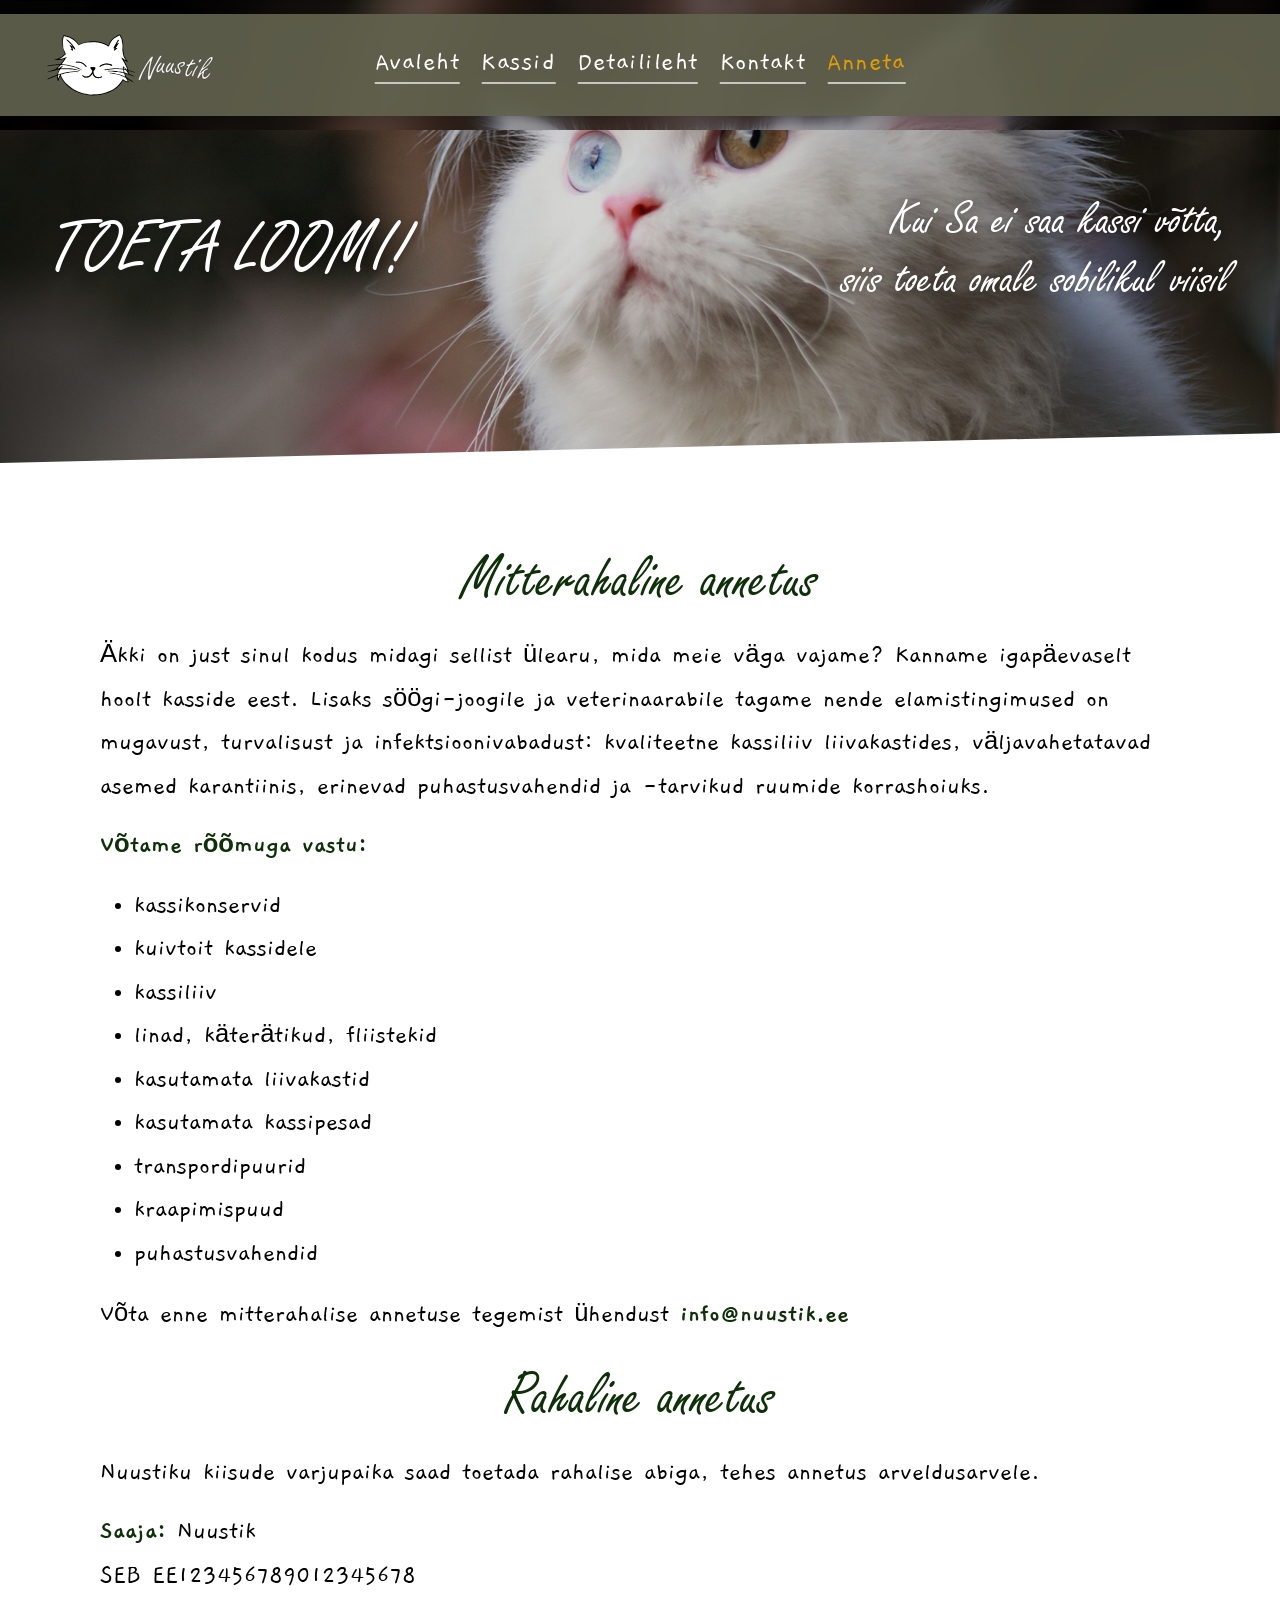
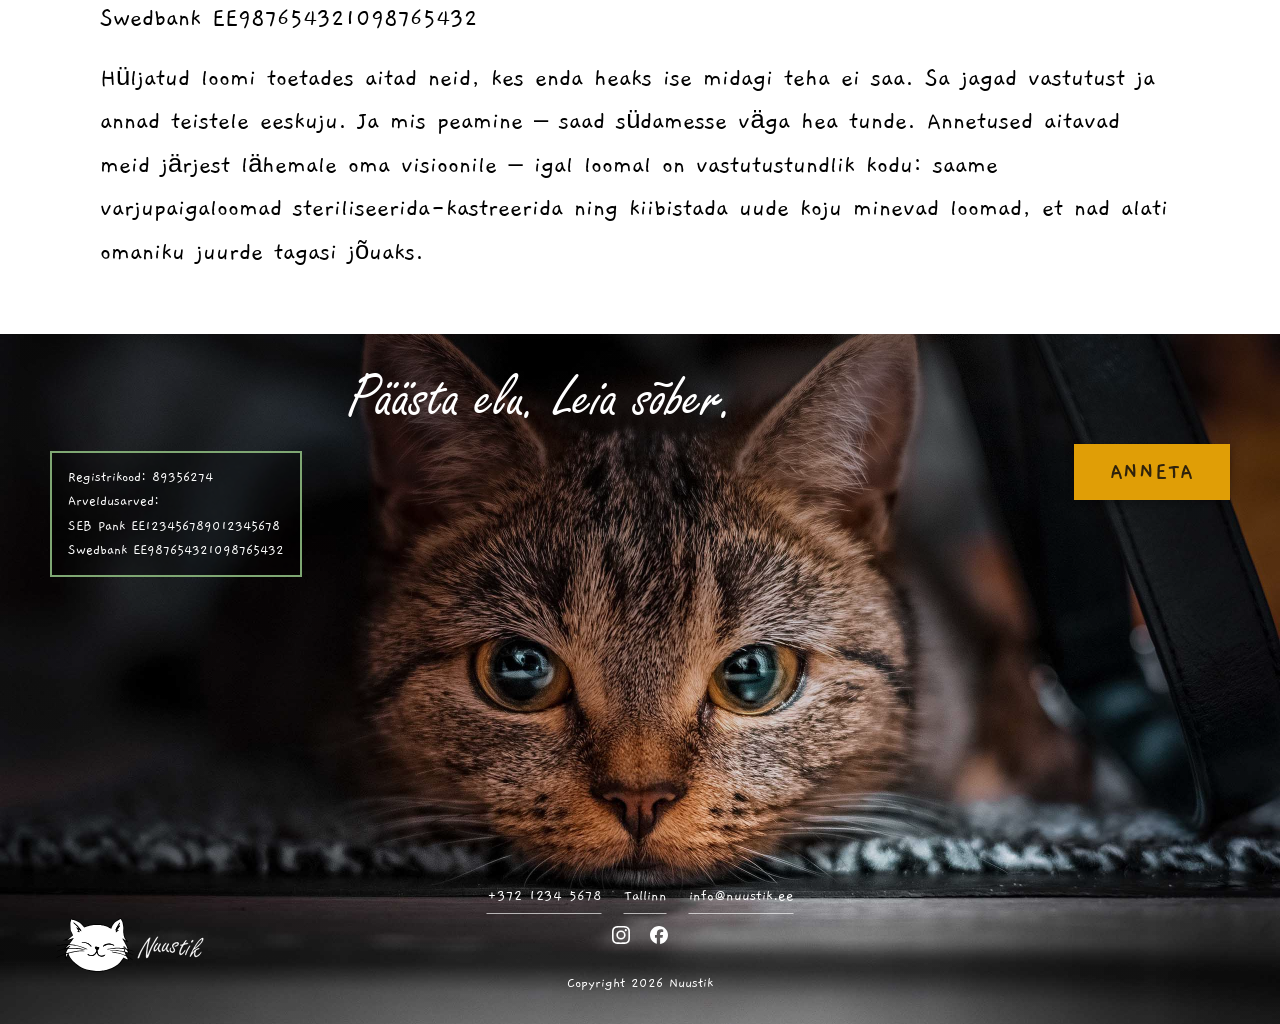
<file: anneta.html>
<!DOCTYPE html>

<html lang="et">
<head>
<meta charset="utf-8"/>
<meta content="width=device-width, initial-scale=1.0" name="viewport"/>
<title>Anneta | Nuustik</title>
<meta content="Nuustik anneta – toeta loomi rahalise või mitterahalise annetusega." name="description"/>
<link href="https://fonts.googleapis.com" rel="preconnect"/>
<link crossorigin="" href="https://fonts.gstatic.com" rel="preconnect"/>
<link href="https://fonts.googleapis.com/css2?family=Gaegu:wght@300;400;700&amp;display=swap" rel="stylesheet"/>
<link href="css/style.css" rel="stylesheet"/>

</head>
<body class="anneta-page">
<a class="skip-link" href="#main-content">Liigu põhisisu juurde</a>
<header class="site-header anneta-header" id="top">
<div class="container header-inner">
<a aria-label="Nuustik avaleht" class="logo" href="index.html">
<img alt="Nuustik logo" src="images/Cat-logo-white.svg"/>
</a>
<nav aria-label="Peamenüü" class="main-nav">
<ul>
<li><a href="index.html">Avaleht</a></li>
<li><a href="kassid.html">Kassid</a></li>
<li><a href="detailileht.html">Detailileht</a></li>
<li><a href="kontakt.html">Kontakt</a></li>
<li><a class="active" href="anneta.html">Anneta</a></li>
</ul>
</nav>
<div aria-hidden="true" class="header-spacer"></div>
</div>
</header>
<main id="main-content">
<section aria-labelledby="hero-title" class="donation-hero">
<div class="container donation-hero-content">
<div>
<h1 id="hero-title">TOETA LOOMI!</h1>
</div>
<p class="donation-hero-quote">Kui Sa ei saa kassi võtta,<br/>siis toeta omale sobilikul viisil</p>
</div>
<div aria-hidden="true" class="donation-hero-shape"></div>
</section>
<section class="donation-content">
<div class="container donation-text-wrap">
<section class="donation-section">
<h2>Mitterahaline annetus</h2>
<p>
            Äkki on just sinul kodus midagi sellist ülearu, mida meie väga vajame?
            Kanname igapäevaselt hoolt kasside eest. Lisaks söögi-joogile ja
            veterinaarabile tagame nende elamistingimused on mugavust,
            turvalisust ja infektsioonivabadust: kvaliteetne kassiliiv liivakastides,
            väljavahetatavad asemed karantiinis, erinevad puhastusvahendid ja -tarvikud
            ruumide korrashoiuks.
          </p>
<p class="donation-list-title"><strong>Võtame rõõmuga vastu:</strong></p>
<ul>
<li>kassikonservid</li>
<li>kuivtoit kassidele</li>
<li>kassiliiv</li>
<li>linad, käterätikud, fliistekid</li>
<li>kasutamata liivakastid</li>
<li>kasutamata kassipesad</li>
<li>transpordipuurid</li>
<li>kraapimispuud</li>
<li>puhastusvahendid</li>
</ul>
<p class="donation-note">
            Võta enne mitterahalise annetuse tegemist ühendust
            <strong>info@nuustik.ee</strong>
</p>
</section>
<section class="donation-section">
<h2>Rahaline annetus</h2>
<p>
            Nuustiku kiisude varjupaika saad toetada rahalise abiga, tehes annetus
            arveldusarvele.
          </p>
<p class="bank-recipient">
<strong>Saaja:</strong> Nuustik<br/>
            SEB EE123456789012345678<br/>
            Swedbank EE987654321098765432
          </p>
<p>
            Hüljatud loomi toetades aitad neid, kes enda heaks ise midagi teha ei saa.
            Sa jagad vastutust ja annad teistele eeskuju. Ja mis peamine – saad südamesse
            väga hea tunde. Annetused aitavad meid järjest lähemale oma visioonile – igal
            loomal on vastutustundlik kodu: saame varjupaigaloomad steriliseerida-kastreerida
            ning kiibistada uude koju minevad loomad,
            et nad alati omaniku juurde tagasi jõuaks.
          </p>
</section>
</div>
</section>
<div class="anneta-footer-space"></div>
<section aria-labelledby="cta-title" class="donate-banner" id="anneta">
<div class="donate-banner-overlay"></div>
<div class="container donate-banner-content">
<div class="donate-banner-center">
<h2 id="cta-title">Päästa elu. Leia sõber.</h2>
<div class="bank-box">
<p>Registrikood: 89356274</p>
<p>Arveldusarved:</p>
<p>SEB Pank EE123456789012345678</p>
<p>Swedbank EE987654321098765432</p>
</div>
</div>
<div class="donate-banner-right">
<a class="btn btn-yellow" href="#anneta">ANNETA</a>
</div>
</div>
<div class="banner-contact-row">
<a href="tel:+37212345678">+372 1234 5678</a>
<span>Tallinn</span>
<a href="mailto:info@nuustik.ee">info@nuustik.ee</a>
</div>
</section>
</main>
<footer class="site-footer" id="kontakt">
<div class="container footer-top">
<a aria-label="Nuustik avaleht" class="footer-logo" href="index.html">
<img alt="Nuustik logo" src="images/Cat-logo-white.svg"/>
</a>
<div aria-label="Sotsiaalmeedia" class="footer-socials">
<a aria-label="Instagram" href="#">
<img alt="" src="images/instagram.svg"/>
</a>
<a aria-label="Facebook" href="#">
<img alt="" src="images/facebook.svg"/>
</a>
</div>
</div>
<div class="container footer-bottom">
<p>Copyright 2026 Nuustik</p>
</div>
</footer>
</body>
</html>
</file>
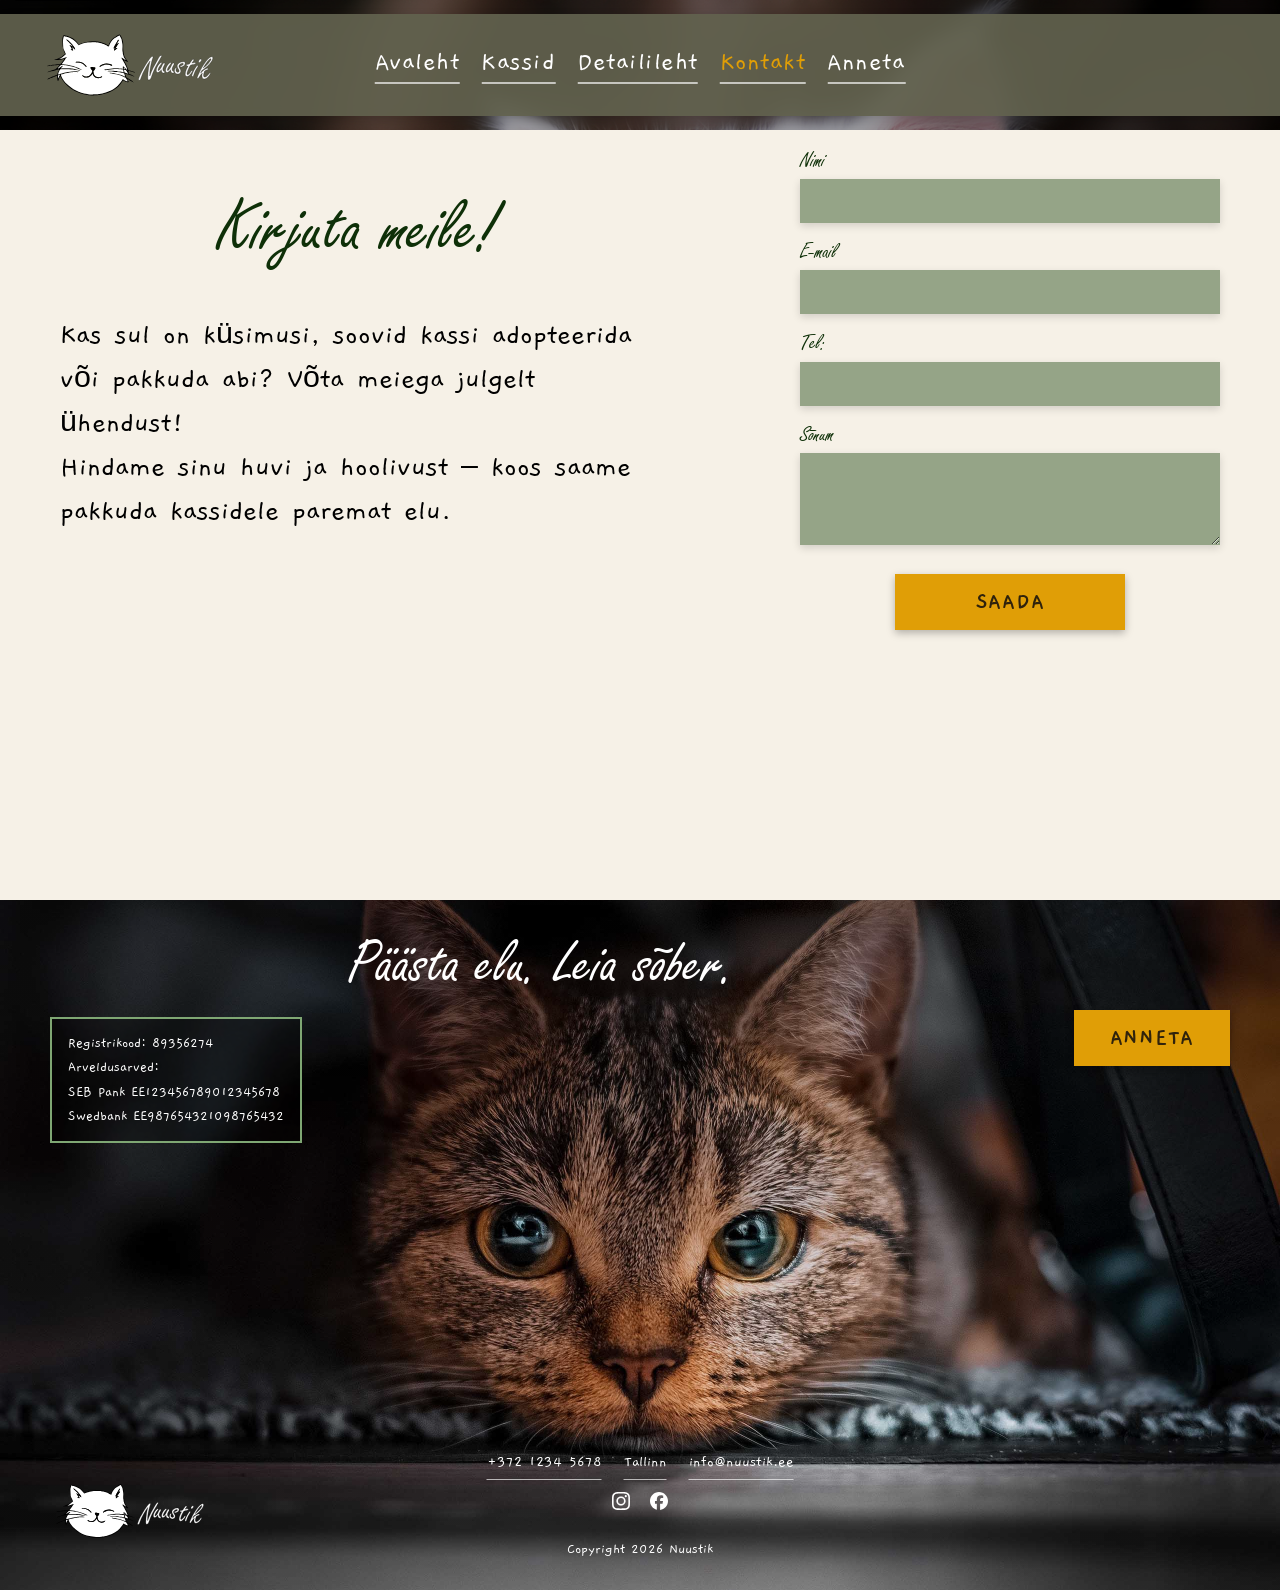
<file: kontakt.html>
<!DOCTYPE html>

<html lang="et">
<head>
<meta charset="utf-8"/>
<meta content="width=device-width, initial-scale=1.0" name="viewport"/>
<title>Kontakt | Nuustik</title>
<meta content="Nuustik kontakt – kirjuta meile." name="description"/>
<link href="https://fonts.googleapis.com" rel="preconnect"/>
<link crossorigin="" href="https://fonts.gstatic.com" rel="preconnect"/>
<link href="https://fonts.googleapis.com/css2?family=Gaegu:wght@300;400;700&amp;display=swap" rel="stylesheet"/>
<link href="css/style.css" rel="stylesheet"/>

</head>
<body>
<a class="skip-link" href="#main-content">Liigu põhisisu juurde</a>
<header class="site-header" id="top">
<div class="container header-inner">
<a aria-label="Nuustik avaleht" class="logo" href="index.html">
<img alt="Nuustik logo" src="images/Cat-logo-white.svg"/>
</a>
<nav aria-label="Peamenüü" class="main-nav">
<ul>
<li><a href="index.html">Avaleht</a></li>
<li><a href="kassid.html">Kassid</a></li>
<li><a href="detailileht.html">Detailileht</a></li>
<li><a class="active" href="kontakt.html">Kontakt</a></li>
<li><a href="anneta.html">Anneta</a></li>
</ul>
</nav>
<div aria-hidden="true" class="header-spacer"></div>
</div>
</header>
<main id="main-content">
<section aria-labelledby="kontakt-title" class="kontakt-page">
<div class="container kontakt-wrap">
<div class="kontakt-left">
<h1 id="kontakt-title">Kirjuta meile!</h1>
<p>
            Kas sul on küsimusi, soovid kassi adopteerida või pakkuda abi? Võta meiega julgelt ühendust!<br/>
            Hindame sinu huvi ja hoolivust – koos saame pakkuda kassidele paremat elu.
          </p>
</div>
<form action="#" class="kontakt-form" method="post">
<div class="form-group">
<label for="nimi">Nimi</label>
<input id="nimi" name="nimi" required="" type="text"/>
</div>
<div class="form-group">
<label for="email">E-mail</label>
<input id="email" name="email" required="" type="email"/>
</div>
<div class="form-group">
<label for="telefon">Tel:</label>
<input id="telefon" name="telefon" type="tel"/>
</div>
<div class="form-group">
<label for="sonum">Sõnum</label>
<textarea id="sonum" name="sonum" required=""></textarea>
</div>
<button class="btn btn-yellow kontakt-submit" type="submit">SAADA</button>
</form>
</div>
</section>
<div class="kontakt-footer-space"></div>
<section aria-labelledby="cta-title" class="donate-banner" id="anneta">
<div class="donate-banner-overlay"></div>
<div class="container donate-banner-content">
<div class="donate-banner-center">
<h2 id="cta-title">Päästa elu. Leia sõber.</h2>
<div class="bank-box">
<p>Registrikood: 89356274</p>
<p>Arveldusarved:</p>
<p>SEB Pank EE123456789012345678</p>
<p>Swedbank EE987654321098765432</p>
</div>
</div>
<div class="donate-banner-right">
<a class="btn btn-yellow" href="#anneta">ANNETA</a>
</div>
</div>
<div class="banner-contact-row">
<a href="tel:+37212345678">+372 1234 5678</a>
<span>Tallinn</span>
<a href="mailto:info@nuustik.ee">info@nuustik.ee</a>
</div>
</section>
</main>
<footer class="site-footer" id="kontakt">
<div class="container footer-top">
<a aria-label="Nuustik avaleht" class="footer-logo" href="index.html">
<img alt="Nuustik logo" src="images/Cat-logo-white.svg"/>
</a>
<div aria-label="Sotsiaalmeedia" class="footer-socials">
<a aria-label="Instagram" href="#">
<img alt="" src="images/instagram.svg"/>
</a>
<a aria-label="Facebook" href="#">
<img alt="" src="images/facebook.svg"/>
</a>
</div>
</div>
<div class="container footer-bottom">
<p>Copyright 2026 Nuustik</p>
</div>
</footer>
</body>
</html>
</file>
<file: css/style.css>
@font-face {
  font-family: "Freestyle Script";
  src: url("../fonts/FREESCPT.TTF") format("truetype");
  font-weight: normal;
  font-style: normal;
  font-display: swap;
}

:root {
  --yellow: #E09E06;
  --green-light: #7FA773;
  --green-dark: #0E3008;
  --bg-light: #FFFAEE;
  --text-dark: #62624F;
  --white: #ffffff;
  --footer-dark: #3f3f3f;
  --shadow: 0 3px 8px rgba(0, 0, 0, 0.28);
  --container-width: 1180px;
  --transition: 0.2s ease;
}

*,
*::before,
*::after {
  box-sizing: border-box;
}

html {
  scroll-behavior: smooth;
}

body {
  margin: 0;
  min-width: 320px;
  font-family: "Gaegu", Arial, sans-serif;
  font-size: 16px;
  line-height: 1.8;
  color: #000000;
  background: var(--bg-light);
}

img {
  display: block;
  max-width: 100%;
}

a {
  color: inherit;
  text-decoration: none;
}

button,
input,
textarea,
select {
  font: inherit;
}

.skip-link {
  position: absolute;
  left: 12px;
  top: -48px;
  z-index: 999;
  padding: 10px 14px;
  color: #fff;
  background: #000;
  border-radius: 6px;
}

.skip-link:focus {
  top: 12px;
}

.container {
  width: min(var(--container-width), calc(100% - 64px));
  margin: 0 auto;
}

.text-wrap {
  max-width: 1080px;
}

h1,
h2,
h3,
.hero-quote {
  font-family: "Freestyle Script", cursive;
  font-weight: 400;
}

h2 {
  margin: 0 0 28px;
  font-size: clamp(3.1rem, 5.1vw, 4.6rem);
  line-height: 1;
  text-align: center;
  color: var(--green-dark);
}

p {
  margin: 0 0 18px;
}

ul {
  margin: 0;
  padding-left: 20px;
}

.btn {
  display: inline-flex;
  align-items: center;
  justify-content: center;
  min-height: 56px;
  padding: 14px 36px;
  border: 0;
  font-size: 1.5rem;
  font-weight: 700;
  line-height: 1;
  letter-spacing: 0.03em;
  text-transform: uppercase;
  box-shadow: var(--shadow);
  transition: transform var(--transition), opacity var(--transition), filter var(--transition);
}

.btn:hover,
.btn:focus-visible {
  transform: translateY(-1px);
  filter: brightness(0.98);
}

.btn:focus-visible,
.main-nav a:focus-visible,
.footer-socials a:focus-visible {
  outline: 2px solid var(--yellow);
  outline-offset: 3px;
}

.btn-green {
  color: #fff;
  background: var(--green-light);
}

.btn-yellow {
  color: #2f220c;
  background: var(--yellow);
}

.site-header {
  position: absolute;
  inset: 0 0 auto 0;
  z-index: 1;
  padding: 14px 0;

  background: transparent;
  backdrop-filter: blur(8px);
  -webkit-backdrop-filter: blur(8px);
}
body.anneta-page .site-header {
  background-image: url("../images/cat-anneta-bg.jpg");
  background-position: center top;
  background-size: cover;
  background-repeat: no-repeat;
  isolation: isolate;
}

body.anneta-page .site-header::before {
  content: "";
  position: absolute;
  inset: 0;
  background: rgba(0, 0, 0, 0.35);
  backdrop-filter: blur(8px);
  -webkit-backdrop-filter: blur(8px);
  z-index: 0;
}
.header-inner {
  display: flex;
  align-items: center;
  justify-content: space-between;
}

.logo img {
  width: 180px;
  height: auto;
}

.header-spacer {
  width: 170px;
  height: 1px;
}

.main-nav {
  position: absolute;
  left: 50%;
  transform: translateX(-50%);
}

.main-nav ul {
  display: flex;
  align-items: center;
  gap: 22px;
  margin: 0;
  padding: 0;
  list-style: none;
}

.main-nav a {
  font-size: 1.8rem;
  font-weight: 500;
  letter-spacing: 0.5px;
  color: #fff;
  transition: color var(--transition);
}

.main-nav a:hover,
.main-nav a.active {
  color: var(--yellow);
}

.hero {
  position: relative;
  min-height: 740px;
  background: url("../images/cat-header-bg.jpg") center center / cover no-repeat;
  overflow: hidden;
}

.hero-overlay {
  position: absolute;
  inset: 0;
  background: linear-gradient(
    90deg,
    rgba(22, 28, 18, 0.44) 0%,
    rgba(22, 28, 18, 0.22) 45%,
    rgba(22, 28, 18, 0.38) 100%
  );
}

.hero-content {
  position: relative;
  z-index: 2;
  min-height: 740px;
  display: grid;
  grid-template-columns: 1fr 430px;
  align-items: center;
  gap: 32px;
  padding-top: 100px;
  padding-bottom: 120px;
}

.hero-text {
  align-self: end;
  padding-bottom: 64px;
}

.hero-text h1 {
  margin: 0;
  color: #fff;
  font-size: clamp(2.8rem, 4.6vw, 5rem);
  line-height: 1.04;
  text-shadow: 0 2px 8px rgba(0, 0, 0, 0.22);
}

.hero-actions {
  justify-self: end;
  align-self: center;
  text-align: center;
}

.hero-quote {
  margin: 0 0 26px;
  color: #fff;
  font-size: clamp(2.35rem, 3.3vw, 3.65rem);
  line-height: 1.05;
  text-shadow: 0 2px 8px rgba(0, 0, 0, 0.22);
}

.hero-buttons {
  display: flex;
  justify-content: center;
  gap: 12px;
  flex-wrap: wrap;
}

.hero-shape {
  position: absolute;
  left: 0;
  right: 0;
  bottom: -1px;
  height: 86px;
  background: #ffffff;
  clip-path: polygon(0 52%, 100% 0, 100% 100%, 0 100%);
}

.content-section {
  padding: 34px 0 12px;
  background: #ffffff;
}

.intro-section {
  padding-top: 44px;

}

.content-section p {
  font-size: 1.5rem;
  letter-spacing: 0.01em;
  max-width: 980px;
}

.cats-section {
  padding: 22px 0 72px;
  background: #ffffff;
}

.cats-grid {
  display: grid;
  grid-template-columns: repeat(3, 1fr);
  justify-content: center;
  gap: 28px 22px;
  max-width: 760px;
  margin: 42px auto 34px;
}

.cat-card {
  max-width: 178px;
  background: var(--green-dark);
  border-radius: 4px;
  overflow: hidden;
  box-shadow: var(--shadow);
  transition: transform var(--transition), box-shadow var(--transition);
}

.cat-card:hover {
  transform: translateY(-4px);
  box-shadow: 0 8px 16px rgba(0, 0, 0, 0.26);
}

.cat-card img {
  width: 100%;
  height: 154px;
  object-fit: cover;
}

.cat-card-body {
  padding: 10px 10px 13px;
}

.cat-card-body h3 {
  margin: 0 0 2px;
  color: var(--yellow);
  font-size: 1.9rem;
  line-height: 1;
  font-family: "Gaegu";
  }

.cat-card-body p {
  margin: 0;
  color: var(--yellow);
  font-size: 0.82rem;
  line-height: 1.45;
}

.section-button {
  text-align: center;
}

.schedule-section {
  position: relative;
  padding: 74px 0 25px;
  background: #ffffff;
}

.schedule-intro {
  margin-bottom: 18px;
  font-size: 1.5rem;
}

.schedule-block {
  margin-bottom: 18px;
}

.schedule-block h3 {
  margin: 0 0 6px;
  font-family: "Gaegu", Arial, sans-serif;
  font-size: 1.5rem;
  font-weight: 700;
}

.schedule-block ul li {
  margin-bottom: 2px;
  font-size: 1.08rem;
}

.schedule-shape {
  position: absolute;
  left: 0;
  right: 0;
  bottom: -1px;
  height: 84px;
  background: var(--bg-light);
  clip-path: ellipse(70% 100% at 50% 100%);
}

.donations-section {
  padding: 25px 0 78px;
}

.donations-grid {
  display: grid;
  grid-template-columns: repeat(4, minmax(0, 1fr));
  gap: 26px;
  margin-top: 36px;
}

.donation-card {
  min-height: 246px;
  padding: 18px 12px 20px;
  background: var(--yellow);
  border-radius: 4px;
  box-shadow: var(--shadow);
  display: flex;
  flex-direction: column;
  align-items: center;
  justify-content: center;
  transition: transform var(--transition), box-shadow var(--transition);
}

.donation-card:hover {
  transform: translateY(-4px);
  box-shadow: 0 8px 16px rgba(0, 0, 0, 0.24);
}

.donation-card img {
  max-height: 132px;
  width: auto;
  object-fit: contain;
}

.donation-card h3 {
  margin: 18px 0 0;
  color: #fff;
  font-size: 2.2rem;
  line-height: 1.05;
  text-align: center;
  font-family: "Gaegu";
 }

.donate-banner {
  position: relative;
  min-height: 690px;
  padding-bottom: 150px;
  background-image: url("../images/cat-footer-bg.jpg");
  background-size: cover;
  background-position: center center;
  background-repeat: no-repeat;
  overflow: hidden;
}

.donate-banner-overlay {
  position: absolute;
  inset: 0;
  background: linear-gradient(
    to bottom,
    rgba(0, 0, 0, 0.34) 0%,
    rgba(0, 0, 0, 0.18) 45%,
    rgba(0, 0, 0, 0.08) 75%,
    rgba(0, 0, 0, 0.02) 100%
  );
}

.donate-banner-content {
  position: relative;
  z-index: 2;
  min-height: 320px;
  display: grid;
  grid-template-columns: 1fr auto;
  align-items: center;
  gap: 40px;
  padding: 28px 0 72px;
}

.donate-banner-center h2 {
  margin-bottom: 18px;
  text-align: center;
  color: #fff;
}

.bank-box {
  display: inline-block;
  padding: 12px 16px;
  border: 2px solid #7FA773;
  background: rgba(0, 0, 0, 0.25);
  color: #fff;
  backdrop-filter: blur(1px);
}

.bank-box p {
  margin: 0;
  font-size: 0.96rem;
  line-height: 1.6;
}

.banner-contact-row {
  position: absolute;
  left: 50%;
  bottom: 110px;
  z-index: 3;
  transform: translateX(-50%);
  display: flex;
  align-items: center;
  gap: 22px;
  color: #fff;
  font-size: 1rem;
}

.banner-contact-row a,
.banner-contact-row span {
  color: #fff;
  border-bottom: 1px solid rgba(255, 255, 255, 0.65);
  padding-bottom: 2px;
}

.site-footer {
  position: relative;
  z-index: 3;
  margin-top: -118px;
  padding: 14px 0 18px;
  background: transparent;
}

.footer-top {
  position: relative;
  z-index: 3;
  display: grid;
  grid-template-columns: 1fr 1fr 1fr;
  align-items: center;
}

.footer-logo {
  justify-self: start;
  position: relative;
  top: -20px;
}

.footer-logo img {
  width: 160px;
  height: auto;
}

.footer-socials {
  justify-self: center;
  display: flex;
  align-items: center;
  gap: 12px;
  position: relative;
  top: -30px;
}

.footer-socials a {
  display: inline-flex;
  align-items: center;
  justify-content: center;
  width: 26px;
  height: 26px;
}

.footer-socials img {
  width: 18px;
  height: 18px;
  filter: brightness(0) invert(1);
}

.footer-bottom {
  grid-column: 1 / -1;   /* võtab kogu rea laiuse */
  text-align: center;
  justify-self: center;
  width: 100%;
  margin-top: -40px;
}

.footer-bottom p {
  margin: 0;
  color: #ffffff;
  font-size: 0.95rem;
}

@media (max-width: 1024px) {
  .hero {
    min-height: 640px;
  }

  .hero-content {
    min-height: 640px;
    grid-template-columns: 1fr 360px;
    padding-bottom: 108px;
  }

  .hero-text {
    padding-bottom: 26px;
  }

  .cats-grid {
    max-width: 560px;
    grid-template-columns: repeat(2, 1fr);
    justify-items: center;
  }

  .donations-grid {
    grid-template-columns: repeat(2, minmax(0, 1fr));
  }
}

@media (max-width: 768px) {
  .container {
    width: min(100% - 28px, var(--container-width));
  }

  .site-header {
    padding: 8px 0;
	background: rgba(80, 80, 80, 0.4);
    backdrop-filter: blur(6px);
  }

  .header-inner {
    grid-template-columns: 100px 1fr;
    align-items: start;
    gap: 8px;
  }

  .header-spacer {
    display: none;
  }

  .logo img {
    width: 82px;
  }

  .main-nav {
    width: 100%;
    justify-content: flex-end;
  }

  .main-nav ul {
    gap: 10px 14px;
    justify-content: flex-end;
    flex-wrap: wrap;
  }

  .main-nav a {
    font-size: 1.3rem;
	font-weight: 500;
	letter-spacing: 0.5px;
  }

  .hero {
    min-height: 420px;
    background-position: center;
  }

  .hero-content {
    min-height: 420px;
    grid-template-columns: 1fr;
    gap: 14px;
    padding-top: 100px;
    padding-bottom: 86px;
  }

  .hero-text {
    align-self: end;
    max-width: 250px;
    padding-bottom: 0;
  }

  .hero-actions {
    justify-self: end;
    align-self: start;
    width: min(100%, 210px);
    text-align: center;
  }

  .hero-quote {
    margin-bottom: 16px;
    font-size: 1.55rem;
  }

  .hero-buttons {
    gap: 8px;
  }

  .btn {
    min-height: 38px;
    padding: 10px 16px;
    font-size: 1.25rem;
  }

  .hero-shape {
    height: 42px;
	background: #ffffff;
  }

  .content-section {
    padding: 22px 0 4px;
	background: #ffffff;
  }

  .content-section p {
    font-size: 1rem;
    line-height: 1.8;
  }

  .cats-section {
    padding: 20px 0 40px;
	background: #ffffff;
  }

  .cats-grid {
    grid-template-columns: 1fr;
    max-width: 178px;
    gap: 22px;
    margin: 24px auto 24px;
  }

  .cat-card {
    width: 100%;
    max-width: none;
  }

  .cat-card img {
    height: 156px;
  }

  .schedule-section {
    padding: 42px 0 72px;
  }

  .schedule-block ul li,
  .schedule-intro {
    font-size: 0.92rem;
  }

  .schedule-block h3 {
    font-size: 1rem;
  }

  .schedule-shape {
    height: 46px;
  }

  .donations-section {
    padding: 46px 0 52px;
  }

  .donations-grid {
    grid-template-columns: 1fr;
    gap: 0;
    margin-top: 22px;
  }

  .donation-card {
    min-height: 184px;
    border-radius: 0;
    box-shadow: none;
  }

  .donation-card:hover {
    transform: none;
    box-shadow: none;
  }

  .donation-card + .donation-card {
    border-top: 1px solid rgba(255, 255, 255, 0.35);
  }

  .donation-card img {
    max-height: 108px;
  }

  .donation-card h3 {
    margin-top: 14px;
    font-size: 2rem;
  }

  .donate-banner {
  position: relative;
  min-height: 460px;
  padding-bottom: 150px;
  background-image: url("../images/cat-footer-bg.jpg");
  background-size: cover;
  background-position: center center;
  background-repeat: no-repeat;
  overflow: hidden;
}
.banner-contact-row {
    bottom: 74px;
    width: calc(100% - 24px);
    display: grid;
    grid-template-columns: 1fr;
    justify-items: center;
    gap: 6px;
    text-align: center;
    white-space: normal;
  }

  .banner-contact-row a,
  .banner-contact-row span {
    font-size: 0.82rem;
    line-height: 1.3;
  }
  
@media (max-width: 420px) {
  .main-nav ul {
    gap: 8px 10px;
  }

  .main-nav a {
    font-size: 0.72rem;
  }

  .hero-text h1 {
    font-size: 1.8rem;
	font-size: clamp(3.5rem, 5.5vw, 6rem);
  }

  .hero-actions {
    width: 180px;
  }

  .hero-quote {
    font-size: 1.32rem;
    font-size: clamp(2.8rem, 4vw, 4.5rem);
  }

  h2 {
    font-size: 2.35rem;
  }

  .section-button .btn {
    padding-inline: 12px;
    font-size: 0.7rem;
  }
}
}

/* ===== kassid.html ===== */
.cats-page {
      background: #f5f5f5;
      min-height: 100vh;
      padding-top: 150px;
      padding-bottom: 80px;
    }

    /* Header like design */
    .site-header {
      position: fixed;
      top: 0;
      left: 0;
      width: 100%;
      z-index: 1000;
      padding: 0;
      background: none;
      backdrop-filter: none;
      -webkit-backdrop-filter: none;
    }

    .header-inner {
      position: relative;
      width: 100%;
      max-width: 100%;
      min-height: 70px;
      padding: 0 40px;
      border-radius: 0;
      background: rgba(98, 98, 79, 0.92);
      box-shadow: 0 4px 10px rgba(0, 0, 0, 0.12);
      backdrop-filter: blur(6px);
      -webkit-backdrop-filter: blur(6px);
      display: grid;
      grid-template-columns: 220px 1fr 220px;
      align-items: center;
    }

    .logo img {
      width: 155px;
      height: auto;
    }

    .main-nav {
      position: static;
      transform: none;
      width: auto;
      display: flex;
      justify-content: center;
    }

    .main-nav ul {
      gap: 24px;
    }

    .main-nav a {
      font-size: 1.25rem;
      line-height: 1;
      border-bottom: 2px solid rgba(255, 255, 255, 0.6);
      padding-bottom: 6px;
    }

    .header-spacer {
      width: 220px;
      height: 1px;
    }

    .cats-page-title {
      margin: 0 0 30px;
      text-align: center;
      color: #0E3008;
      font-size: clamp(3.2rem, 6vw, 5rem);
      line-height: 1;
    }

    .filter-bar {
      display: flex;
      justify-content: center;
      align-items: center;
      gap: 14px;
      flex-wrap: wrap;
      margin-bottom: 48px;
    }

    .filter-label {
      font-family: "Gaegu";
      font-size: 2.3rem;
      color: #0E3008;
      margin-right: 6px;
    }

    .filter-btn {
      display: inline-flex;
      align-items: center;
      justify-content: center;
      min-width: 120px;
      min-height: 52px;
      padding: 10px 20px;
      background: #7FA773;
      color: #fff;
      border: 0;
      font-family: "Gaegu", Arial, sans-serif;
      font-size: 1.2rem;
      font-weight: 700;
      cursor: pointer;
      transition: 0.2s ease;
      box-shadow: 0 3px 8px rgba(0, 0, 0, 0.15);
    }

    .filter-btn:hover,
    .filter-btn.active {
      background: #6a9660;
      transform: translateY(-1px);
    }

    .cats-page-grid {
      max-width: 1120px;
      margin: 0 auto;
      display: grid;
      grid-template-columns: repeat(3, minmax(0, 1fr));
      gap: 56px 56px;
      justify-items: center;
    }

    .cat-detail-card {
      width: 100%;
      max-width: 290px;
      background: #003d00;
      border-radius: 8px;
      overflow: hidden;
      box-shadow: 0 4px 12px rgba(0, 0, 0, 0.28);
      transition: transform 0.2s ease, box-shadow 0.2s ease, opacity 0.2s ease;
    }

    .cat-detail-card:hover {
      transform: translateY(-4px);
      box-shadow: 0 10px 18px rgba(0, 0, 0, 0.22);
    }

    .cat-detail-card.is-hidden {
      display: none;
    }

    .cat-detail-card img {
      width: 100%;
      height: 250px;
      object-fit: cover;
      display: block;
    }

    .cat-detail-body {
      padding: 16px 16px 18px;
      background: #003d00;
    }

    .cat-detail-body h3 {
      margin: 0 0 4px;
      color: #E09E06;
      font-size: 2.1rem;
      line-height: 1;
      font-family: "Gaegu", Arial, sans-serif;
      font-weight: 700;
    }

    .cat-detail-body p {
      margin: 0;
      color: #E09E06;
      font-size: 1.05rem;
      line-height: 1.45;
      font-family: "Gaegu", Arial, sans-serif;
    }

    .empty-state {
      display: none;
      text-align: center;
      color: #0E3008;
      font-size: 1.25rem;
      margin-top: 10px;
    }

    .empty-state.is-visible {
      display: block;
    }

    .cats-footer-space {
      margin-top: 0px;
    }

    @media (max-width: 1024px) {
      .header-inner {
        grid-template-columns: 170px 1fr 170px;
        min-height: 64px;
        padding-inline: 16px;
      }

      .logo img {
        width: 130px;
      }

      .main-nav ul {
        gap: 16px;
      }

      .main-nav a {
        font-size: 1.05rem;
      }

      .header-spacer {
        width: 170px;
      }

      .cats-page-grid {
        grid-template-columns: repeat(2, minmax(0, 1fr));
        gap: 42px 32px;
      }
    }

    @media (max-width: 768px) {
      .cats-page {
        padding-top: 110px;
        padding-bottom: 50px;
      }

      .header-inner {
        grid-template-columns: 110px 1fr;
        min-height: 60px;
        padding: 10px 14px;
        border-radius: 0;
        gap: 8px;
      }

      .logo img {
        width: 96px;
      }

      .header-spacer {
        display: none;
      }

      .main-nav {
        justify-content: flex-end;
      }

      .main-nav ul {
        gap: 8px 12px;
        flex-wrap: wrap;
        justify-content: flex-end;
      }

      .main-nav a {
        font-size: 0.88rem;
        padding-bottom: 4px;
      }

      .cats-page-title {
        margin-bottom: 22px;
      }

      .filter-bar {
        gap: 10px;
        margin-bottom: 32px;
      }

      .filter-label {
        width: 100%;
        text-align: center;
        margin-right: 0;
      }

      .filter-btn {
        min-width: 94px;
        min-height: 44px;
        font-size: 1rem;
        padding: 8px 14px;
      }

      .cats-page-grid {
        grid-template-columns: 1fr;
        gap: 28px;
      }

      .cat-detail-card {
        max-width: 300px;
      }

      .cat-detail-card img {
        height: 220px;
      }

      .cats-footer-space {
        margin-top: 50px;
      }
    }

/* ===== detailileht.html ===== */
.detail-page {
      background: #f5f5f5;
      min-height: 100vh;
      padding-top: 150px;
      padding-bottom: 70px;
    }

    .site-header {
      position: fixed;
      top: 0;
      left: 0;
      width: 100%;
      z-index: 1000;
      padding: 0;
      background: none;
      backdrop-filter: none;
      -webkit-backdrop-filter: none;
    }

    .header-inner {
      position: relative;
      width: 100%;
      max-width: 100%;
      min-height: 70px;
      padding: 0 40px;
      border-radius: 0;
      background: rgba(98, 98, 79, 0.92);
      box-shadow: 0 4px 10px rgba(0, 0, 0, 0.12);
      backdrop-filter: blur(6px);
      -webkit-backdrop-filter: blur(6px);
      display: grid;
      grid-template-columns: 220px 1fr 220px;
      align-items: center;
    }

    .logo img {
      width: 155px;
      height: auto;
    }

    .main-nav {
      position: static;
      transform: none;
      width: auto;
      display: flex;
      justify-content: center;
    }

    .main-nav ul {
      display: flex;
      align-items: center;
      gap: 24px;
      margin: 0;
      padding: 0;
      list-style: none;
    }

    .main-nav a {
      font-size: 1.25rem;
      line-height: 1;
      border-bottom: 2px solid rgba(255, 255, 255, 0.6);
      padding-bottom: 6px;
      color: #fff;
      text-decoration: none;
    }

    .main-nav a.active {
      color: #E09E06;
    }

    .header-spacer {
      width: 220px;
      height: 1px;
    }

    .detail-title {
      margin: 0 0 36px;
      text-align: center;
      color: #0E3008;
      font-size: clamp(3.2rem, 6vw, 5rem);
      line-height: 1;
      font-family: "Freestyle Script", cursive;
      font-weight: 400;
    }

    .detail-grid {
      max-width: 1120px;
      margin: 0 auto;
      display: grid;
      grid-template-columns: repeat(3, minmax(0, 1fr));
      gap: 56px 56px;
      justify-items: center;
    }

    .detail-card {
      width: 100%;
      max-width: 290px;
      background: #003d00;
      border-radius: 8px;
      overflow: hidden;
      box-shadow: 0 4px 12px rgba(0, 0, 0, 0.28);
      transition: transform 0.2s ease, box-shadow 0.2s ease;
    }

    .detail-card:hover {
      transform: translateY(-4px);
      box-shadow: 0 10px 18px rgba(0, 0, 0, 0.22);
    }

    .detail-card img {
      width: 100%;
      height: 250px;
      object-fit: cover;
      display: block;
    }

    .detail-card-body {
      padding: 16px 16px 18px;
      background: #003d00;
      min-height: 250px;
    }

    .detail-card-body h2 {
      margin: 0 0 4px;
      color: #E09E06;
      font-size: 2.1rem;
      line-height: 1;
      font-family: "Gaegu", Arial, sans-serif;
      font-weight: 700;
      text-align: left;
    }

    .detail-card-body p {
      margin: 0;
      color: #E09E06;
      font-size: 1.05rem;
      line-height: 1.4;
      font-family: "Gaegu", Arial, sans-serif;
    }

    .detail-card-body .detail-extra {
      margin-top: 18px;
      white-space: pre-line;
    }

    .detail-footer-space {
      margin-top: 0px;
    }

    @media (max-width: 1024px) {
      .header-inner {
        grid-template-columns: 170px 1fr 170px;
        min-height: 64px;
        padding-inline: 16px;
      }

      .logo img {
        width: 130px;
      }

      .main-nav ul {
        gap: 16px;
      }

      .main-nav a {
        font-size: 1.05rem;
      }

      .header-spacer {
        width: 170px;
      }

      .detail-grid {
        grid-template-columns: repeat(2, minmax(0, 1fr));
        gap: 42px 32px;
      }
    }

    @media (max-width: 768px) {
      .detail-page {
        padding-top: 110px;
        padding-bottom: 44px;
      }

      .header-inner {
        grid-template-columns: 110px 1fr;
        min-height: 60px;
        padding: 10px 14px;
        border-radius: 0;
        gap: 8px;
      }

      .logo img {
        width: 96px;
      }

      .header-spacer {
        display: none;
      }

      .main-nav {
        justify-content: flex-end;
      }

      .main-nav ul {
        gap: 8px 12px;
        flex-wrap: wrap;
        justify-content: flex-end;
      }

      .main-nav a {
        font-size: 0.88rem;
        padding-bottom: 4px;
      }

      .detail-title {
        margin-bottom: 24px;
      }

      .detail-grid {
        grid-template-columns: 1fr;
        gap: 28px;
      }

      .detail-card {
        max-width: 300px;
      }

      .detail-card img {
        height: 220px;
      }

      .detail-card-body {
        min-height: auto;
      }

      .detail-footer-space {
        margin-top: 48px;
      }
    }

/* ===== kontakt.html ===== */
.kontakt-page {
      background: #f6f1e7;
      min-height: 100vh;
      padding-top: 150px;
      padding-bottom: 110px;
    }

    .site-header {
      position: fixed;
      top: 0;
      left: 0;
      width: 100%;
      z-index: 1000;
      padding: 0;
      background: none;
      backdrop-filter: none;
      -webkit-backdrop-filter: none;
    }

    .header-inner {
      position: relative;
      width: 100%;
      max-width: 100%;
      min-height: 70px;
      padding: 0 40px;
      border-radius: 0;
      background: rgba(98, 98, 79, 0.92);
      box-shadow: 0 4px 10px rgba(0, 0, 0, 0.12);
      backdrop-filter: blur(6px);
      -webkit-backdrop-filter: blur(6px);
      display: grid;
      grid-template-columns: 220px 1fr 220px;
      align-items: center;
    }

    .logo img {
      width: 155px;
      height: auto;
    }

    .main-nav {
      position: static;
      transform: none;
      width: auto;
      display: flex;
      justify-content: center;
    }

    .main-nav ul {
      display: flex;
      align-items: center;
      gap: 24px;
      margin: 0;
      padding: 0;
      list-style: none;
    }

    .main-nav a {
      font-size: 1.25rem;
      line-height: 1;
      border-bottom: 2px solid rgba(255, 255, 255, 0.6);
      padding-bottom: 6px;
      color: #fff;
      text-decoration: none;
    }

    .main-nav a.active {
      color: #E09E06;
    }

    .header-spacer {
      width: 220px;
      height: 1px;
    }

    .kontakt-wrap {
      max-width: 1160px;
      margin: 0 auto;
      display: grid;
      grid-template-columns: 1.1fr 0.9fr;
      gap: 80px;
      align-items: start;
    }

    .kontakt-left {
      padding-top: 42px;
    }

    .kontakt-left h1 {
      margin: 0 0 44px;
      color: #0E3008;
      font-size: clamp(3.6rem, 6vw, 5.5rem);
      line-height: 1;
      font-family: "Freestyle Script", cursive;
      font-weight: 400;
      text-align: center;
    }

    .kontakt-left p {
      margin: 0;
      max-width: 640px;
      color: #000000;
      font-family: "Gaegu", Arial, sans-serif;
      font-size: 1.9rem;
      line-height: 1.45;
    }

    .kontakt-form {
      width: 100%;
      max-width: 420px;
      justify-self: end;
    }

    .form-group {
      margin-bottom: 18px;
    }

    .form-group label {
      display: block;
      margin-bottom: 6px;
      color: #0E3008;
      font-family: "Freestyle Script", cursive;
      font-size: 1.45rem;
      line-height: 1;
    }

    .form-group input,
    .form-group textarea {
      width: 100%;
      border: 0;
      outline: none;
      background: #95a487;
      color: #ffffff;
      padding: 12px 14px;
      font-family: "Gaegu", Arial, sans-serif;
      font-size: 1.1rem;
      box-shadow: 0 3px 8px rgba(0, 0, 0, 0.15);
    }

    .form-group input {
      height: 44px;
    }

    .form-group textarea {
      min-height: 92px;
      resize: vertical;
    }

    .kontakt-submit {
      display: block;
      min-width: 230px;
      margin: 10px auto 0;
    }

    .kontakt-footer-space {
      margin-top: 0px;
    }

    @media (max-width: 1024px) {
      .header-inner {
        grid-template-columns: 170px 1fr 170px;
        min-height: 64px;
        padding-inline: 16px;
      }

      .logo img {
        width: 130px;
      }

      .main-nav ul {
        gap: 16px;
      }

      .main-nav a {
        font-size: 1.05rem;
      }

      .header-spacer {
        width: 170px;
      }

      .kontakt-wrap {
        grid-template-columns: 1fr;
        gap: 42px;
      }

      .kontakt-left {
        padding-top: 7;
      }

      .kontakt-left h1 {
        text-align: left;
      }

      .kontakt-form {
        justify-self: start;
      }
    }

    @media (max-width: 768px) {
      .kontakt-page {
        padding-top: 92px;
        padding-bottom: 70px;
      }

      .header-inner {
        grid-template-columns: 110px 1fr;
        min-height: 60px;
        padding: 10px 14px;
        border-radius: 0;
        gap: 8px;
      }

      .logo img {
        width: 96px;
      }

      .header-spacer {
        display: none;
      }

      .main-nav {
        justify-content: flex-end;
      }

      .main-nav ul {
        gap: 8px 10px;
        flex-wrap: wrap;
        justify-content: flex-end;
      }

      .main-nav a {
        font-size: 0.85rem;
        padding-bottom: 4px;
		font-weight: 500;
        letter-spacing: 0.2px;
      }

      .kontakt-wrap {
        gap: 26px;
      }

      .kontakt-left h1 {
        margin-bottom: 24px;
        text-align: center;
      }

      .kontakt-left p {
        font-size: 1.25rem;
      }

      .kontakt-form {
        max-width: 100%;
      }

      .form-group label {
        font-size: 1.2rem;
      }

      .form-group input,
      .form-group textarea {
        font-size: 1rem;
      }

      .kontakt-submit {
        min-width: 180px;
      }

      .kontakt-footer-space {
        margin-top: 10px;
      }
	  .footer-socials {
        position: relative;
        top: -100px;
}
    }

/* ==== anneta.html ==== */
.anneta-page {
      background: #ffffff;
      min-height: 100vh;
    }

    .site-header {
      position: absolute;
      inset: 0 0 auto 0;
      z-index: 30;
      padding: 14px 0;
      background: url("../images/cat-anneta-bg.jpg") center top / cover no-repeat;
      isolation: isolate;
    }

    .site-header::before {
      content: "";
      position: absolute;
      inset: 0;
      background: rgba(0, 0, 0, 0.34);
      backdrop-filter: blur(8px);
      -webkit-backdrop-filter: blur(8px);
      z-index: -1;
    }

    .header-inner {
      display: flex;
      align-items: center;
      justify-content: space-between;
      position: relative;
    }

    .logo img {
      width: 180px;
      height: auto;
    }

    .main-nav {
      position: absolute;
      left: 50%;
      transform: translateX(-50%);
    }

    .main-nav ul {
      display: flex;
      align-items: center;
      gap: 22px;
      margin: 0;
      padding: 0;
      list-style: none;
    }

    .main-nav a {
      font-size: 1.7rem;
      font-weight: 500;
      letter-spacing: 0.5px;
      color: #fff;
      transition: color 0.2s ease;
      border-bottom: 2px solid rgba(255, 255, 255, 0.65);
      padding-bottom: 6px;
      text-decoration: none;
    }

    .main-nav a:hover,
    .main-nav a.active {
      color: #E09E06;
    }

    .header-spacer {
      width: 170px;
      height: 1px;
    }

    .donation-hero {
      position: relative;
      min-height: 520px;
      background: url("..//images/cat-anneta-bg.jpg") center center / cover no-repeat;
      overflow: hidden;
    }

    .donation-hero::before {
      content: "";
      position: absolute;
      inset: 0;
      background: linear-gradient(
        90deg,
        rgba(22, 28, 18, 0.42) 0%,
        rgba(22, 28, 18, 0.18) 45%,
        rgba(22, 28, 18, 0.34) 100%
      );
    }

    .donation-hero-content {
      position: relative;
      z-index: 2;
      min-height: 520px;
      display: grid;
      grid-template-columns: 1fr 1fr;
      align-items: center;
      gap: 40px;
      padding-top: 92px;
      padding-bottom: 110px;
    }

    .donation-hero h1 {
      margin: 0;
      color: #fff;
      font-family: "Freestyle Script", cursive;
      font-weight: 400;
      font-size: clamp(3.6rem, 6vw, 6.2rem);
      line-height: 1;
      text-shadow: 0 2px 8px rgba(0,0,0,.22);
    }

    .donation-hero-quote {
      margin: 0;
      color: #fff;
      text-align: right;
      font-family: "Freestyle Script", cursive;
      font-weight: 400;
      font-size: clamp(2.6rem, 4vw, 4.1rem);
      line-height: 1.15;
      text-shadow: 0 2px 8px rgba(0,0,0,.22);
    }

    .donation-hero-shape {
      position: absolute;
      left: 0;
      right: 0;
      bottom: -1px;
      height: 88px;
      background: #ffffff;
      clip-path: polygon(0 100%, 0 34%, 100% 0, 100% 100%);
    }

    .donation-content {
      padding: 28px 0 24px;
      background: #ffffff;
    }

    .donation-text-wrap {
      max-width: 1080px;
      margin: 0 auto;
    }

    .donation-section {
      margin-bottom: 28px;
    }

    .donation-section h2 {
      margin: 0 0 22px;
      text-align: center;
      color: #0E3008;
      font-family: "Freestyle Script", cursive;
      font-weight: 400;
      font-size: clamp(3rem, 5vw, 4.8rem);
      line-height: 1;
    }

    .donation-section p,
    .donation-section li {
      color: #000000;
      font-family: "Gaegu", Arial, sans-serif;
      font-size: 1.6rem;
      line-height: 1.7;
    }

    .donation-section p {
      margin: 0 0 16px;
    }

    .donation-section ul {
      margin: 0 0 18px;
      padding-left: 34px;
    }

    .donation-section strong {
      color: #0E3008;
      font-weight: 700;
    }

    .donation-list-title {
      margin-top: 8px;
      margin-bottom: 8px;
    }

    .donation-note {
      margin-top: 16px;
    }

    .bank-recipient {
      margin-top: 6px;
      margin-bottom: 22px;
    }

    .anneta-footer-space {
      margin-top: 8px;
    }

    @media (max-width: 1024px) {
      .donation-hero-content {
        grid-template-columns: 1fr;
        gap: 20px;
      }

      .donation-hero-quote {
        text-align: left;
      }

      .donation-section p,
      .donation-section li {
        font-size: 1.35rem;
      }
    }

    @media (max-width: 768px) {
      .site-header {
        padding: 8px 0;
      }

      .header-inner {
        align-items: flex-start;
        gap: 8px;
      }

      .logo img {
        width: 96px;
      }

      .main-nav {
        position: static;
        transform: none;
        width: 100%;
        display: flex;
        justify-content: flex-end;
      }

      .main-nav ul {
        gap: 8px 10px;
        justify-content: flex-end;
        flex-wrap: wrap;
      }

      .main-nav a {
        font-size: 0.80rem;
        padding-bottom: 4px;
      }

      .donation-hero {
        min-height: 360px;
      }

      .donation-hero-content {
        min-height: 360px;
        padding-top: 86px;
        padding-bottom: 64px;
        grid-template-columns: 1fr;
      }

      .donation-hero h1 {
        font-size: 2rem;
      }

      .donation-hero-quote {
        text-align: left;
        font-size: 2rem;
      }

      .donation-hero-shape {
        height: 42px;
      }

      .donation-content {
        padding-top: 20px;
      }

      .donation-section h2 {
        margin-bottom: 16px;
      }

      .donation-section p,
      .donation-section li {
        font-size: 1.1rem;
        line-height: 1.75;
      }

      .donation-section ul {
        padding-left: 24px;
      }
    }
</file>
